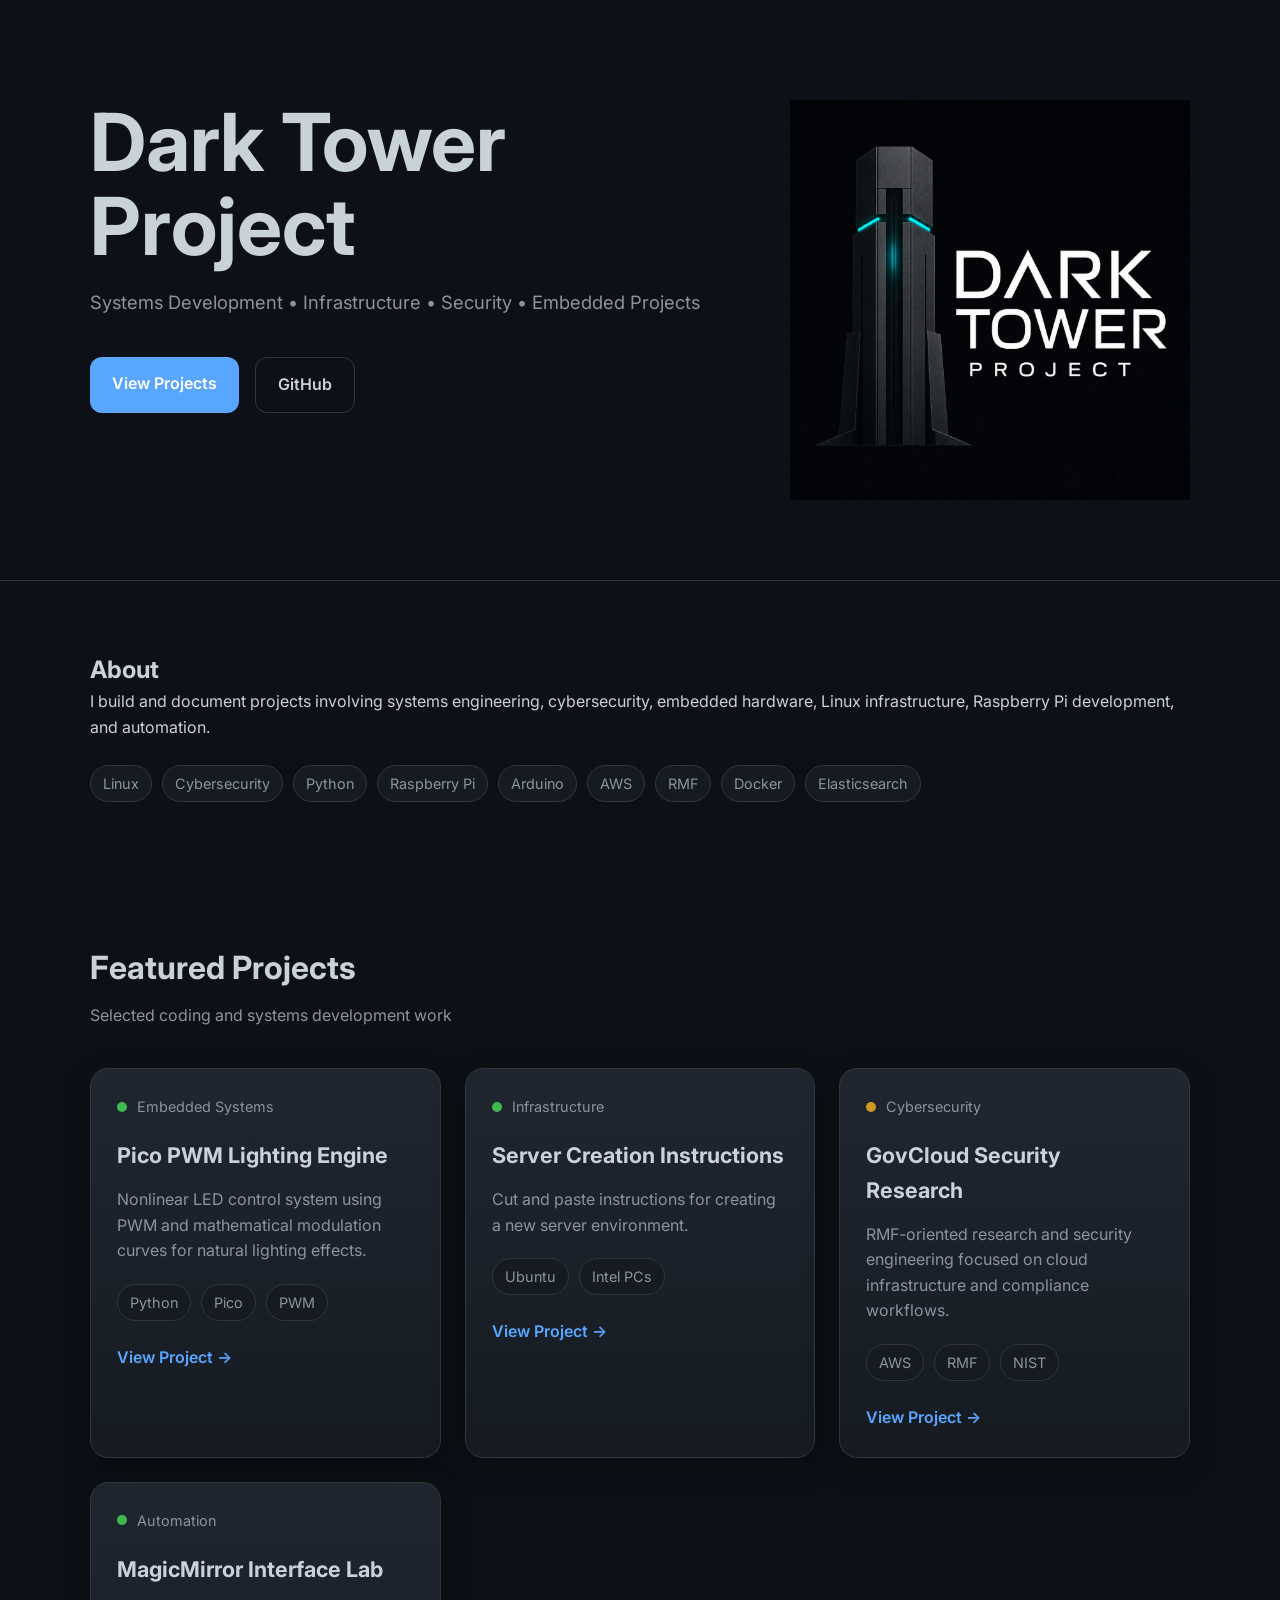
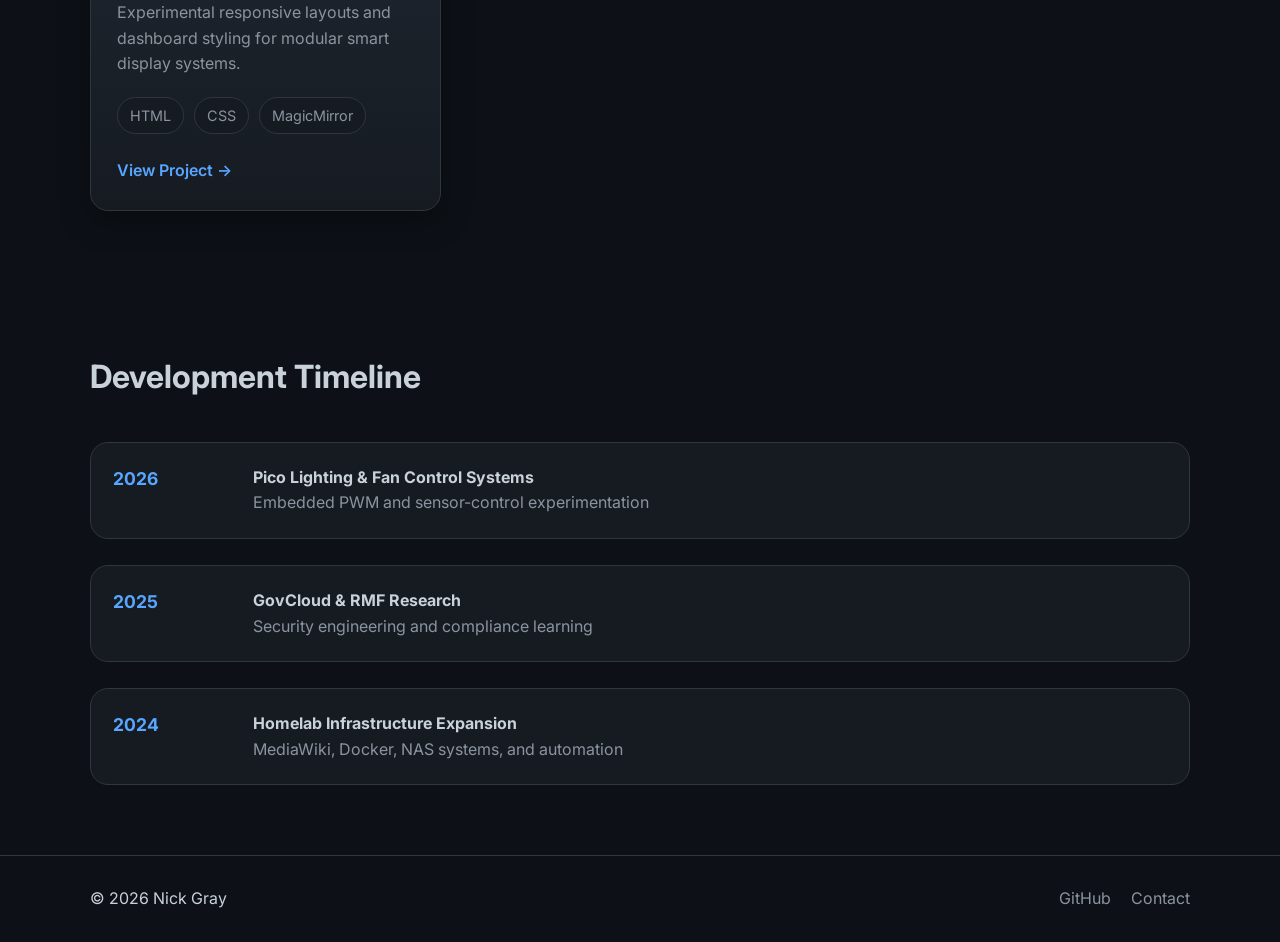
<file: index.html>
<!-- index.html -->
<!DOCTYPE html>
<html lang="en">
	<head>
		<meta charset="UTF-8" />
		<meta name="viewport" content="width=device-width, initial-scale=1.0" />
		<title>Dark Tower Project | Systems Development</title>
		<link rel="preconnect" href="https://fonts.googleapis.com">
		<link rel="preconnect" href="https://fonts.gstatic.com" crossorigin>
		<link href="https://fonts.googleapis.com/css2?family=Inter:wght@300;400;500;600;700&family=JetBrains+Mono:wght@400;500&display=swap" rel="stylesheet">
		<link rel="stylesheet" href="style.css" />
	</head>
	<body>
		<header class="hero">
			<div class="container hero-layout">
				<div class="hero-copy">
					<h1>Dark Tower Project</h1>
					<p class="subtitle">Systems Development • Infrastructure • Security • Embedded Projects</p>

					<div class="hero-buttons">
						<a href="#projects" class="btn primary">View Projects</a>
						<a href="https://github.com/YOUR_USERNAME" class="btn secondary" target="_blank" rel="noopener noreferrer">GitHub</a>
					</div>
				</div>

    <div class="hero-art">
      <img
        src="dark_tower_project.png"
        alt="Dark Tower Project logo"
        class="hero-logo"
      >
    </div>
  </div>
</header>

  <main>

    <section class="about container">
      <h2>About</h2>

      <p>
		I build and document projects involving systems engineering,
		cybersecurity, embedded hardware, Linux infrastructure,
		Raspberry Pi development, and automation.
      </p>

      <div class="tags">
        <span>Linux</span>
        <span>Cybersecurity</span>
        <span>Python</span>
        <span>Raspberry Pi</span>
        <span>Arduino</span>
        <span>AWS</span>
        <span>RMF</span>
        <span>Docker</span>
        <span>Elasticsearch</span>
      </div>
    </section>

    <section id="projects" class="projects container">

      <div class="section-header">
        <h2>Featured Projects</h2>
        <p>Selected coding and systems development work</p>
      </div>

      <div class="project-grid">

        <article class="card">
          <div class="card-top">
            <span class="status online"></span>
            <span class="card-label">Embedded Systems</span>
          </div>

          <h3>Pico PWM Lighting Engine</h3>

          <p>
            Nonlinear LED control system using PWM and mathematical
            modulation curves for natural lighting effects.
          </p>

          <div class="card-tags">
            <span>Python</span>
            <span>Pico</span>
            <span>PWM</span>
          </div>

          <a href="#" class="card-link">
            View Project →
          </a>
        </article>

        <article class="card">
          <div class="card-top">
            <span class="status online"></span>
            <span class="card-label">Infrastructure</span>
          </div>

          <h3>Server Creation Instructions</h3>

          <p>
            Cut and paste instructions for creating a new server environment.
          </p>

          <div class="card-tags">
            <span>Ubuntu</span>
            <span>Intel PCs</span>
          </div>

          <a href="../knowledge/computers/os_builds/" class="card-link">
            View Project →
          </a>
        </article>

        <article class="card">
          <div class="card-top">
            <span class="status warning"></span>
            <span class="card-label">Cybersecurity</span>
          </div>

          <h3>GovCloud Security Research</h3>

          <p>
            RMF-oriented research and security engineering focused
            on cloud infrastructure and compliance workflows.
          </p>

          <div class="card-tags">
            <span>AWS</span>
            <span>RMF</span>
            <span>NIST</span>
          </div>

          <a href="#" class="card-link">
            View Project →
          </a>
        </article>

        <article class="card">
          <div class="card-top">
            <span class="status online"></span>
            <span class="card-label">Automation</span>
          </div>

          <h3>MagicMirror Interface Lab</h3>

          <p>
            Experimental responsive layouts and dashboard styling
            for modular smart display systems.
          </p>

          <div class="card-tags">
            <span>HTML</span>
            <span>CSS</span>
            <span>MagicMirror</span>
          </div>

          <a href="#" class="card-link">
            View Project →
          </a>
        </article>

      </div>
    </section>

    <section class="timeline container">
      <div class="section-header">
        <h2>Development Timeline</h2>
      </div>

      <div class="timeline-list">

        <div class="timeline-item">
          <span class="year">2026</span>
          <div>
            <h4>Pico Lighting & Fan Control Systems</h4>
            <p>Embedded PWM and sensor-control experimentation</p>
          </div>
        </div>

        <div class="timeline-item">
          <span class="year">2025</span>
          <div>
            <h4>GovCloud & RMF Research</h4>
            <p>Security engineering and compliance learning</p>
          </div>
        </div>

        <div class="timeline-item">
          <span class="year">2024</span>
          <div>
            <h4>Homelab Infrastructure Expansion</h4>
            <p>MediaWiki, Docker, NAS systems, and automation</p>
          </div>
        </div>

      </div>
    </section>

  </main>

  <footer>
    <div class="container footer-content">
      <p>© 2026 Nick Gray</p>

      <div class="footer-links">
        <a href="https://github.com/YOUR_USERNAME" target="_blank">
          GitHub
        </a>

        <a href="mailto:you@example.com">
          Contact
        </a>
      </div>
    </div>
  </footer>

</body>
</html>
</file>
<file: style.css>
/* style.css */

:root {

  --bg: #0d1117;
  --panel: #161b22;
  --panel-light: #1f2630;

  --text: #c9d1d9;
  --muted: #8b949e;

  --accent: #58a6ff;
  --accent-hover: #79c0ff;

  --border: #30363d;

  --success: #3fb950;
  --warning: #d29922;

  --shadow:
    0 10px 30px rgba(0, 0, 0, 0.35);

  --radius: 18px;
}

* {
  margin: 0;
  padding: 0;
  box-sizing: border-box;
}

html {
  scroll-behavior: smooth;
}

body {

  background: var(--bg);
  color: var(--text);

  font-family: "Inter", sans-serif;
  line-height: 1.6;
}

.container {
  width: min(1100px, 92%);
  margin: auto;
}

/* -------------------- */
/* HERO */
/* -------------------- */

.hero {

  padding:
    100px 0
    80px;

  border-bottom:
    1px solid var(--border);
}

.terminal-line {

  font-family:
    "JetBrains Mono",
    monospace;

  color:
    var(--success);

  margin-bottom:
    20px;
}

.hero h1 {

  font-size:
    clamp(2.5rem, 7vw, 5rem);

  line-height:
    1.05;

  margin-bottom:
    20px;
}

.subtitle {

  color:
    var(--muted);

  font-size:
    1.15rem;

  max-width:
    700px;
}

.hero-layout {
  display: flex;
  justify-content: space-between;
  align-items: stretch;
  gap: 3rem;
}

.hero-copy {
  flex: 1 1 auto;
  max-width: 700px;
  min-height: 320px;
}

.hero-art {
  flex: 0 0 400px;
  display: flex;
  align-items: stretch;
}

.hero-logo {
  height: 100%;
  width: 100%;
  object-fit: contain;
}

.hero-compact {
  padding: 80px 0 56px;
}

.hero-compact h1 {
  font-size: clamp(2.2rem, 6vw, 4rem);
}

.timeline-item .card-link {
  margin-top: 14px;
}
.hero-buttons {

  display:
    flex;

  gap:
    16px;

  margin-top:
    40px;

  flex-wrap:
    wrap;
}

.btn {

  padding:
    14px 22px;

  border-radius:
    12px;

  text-decoration:
    none;

  font-weight:
    600;

  transition:
    0.25s ease;
}

.btn.primary {

  background:
    var(--accent);

  color:
    #fff;
}

.btn.primary:hover {

  background:
    var(--accent-hover);

  transform:
    translateY(-2px);
}

.btn.secondary {

  border:
    1px solid var(--border);

  color:
    var(--text);
}

.btn.secondary:hover {

  background:
    var(--panel);
}

/* -------------------- */
/* SECTIONS */
/* -------------------- */

section {
  padding: 70px 0;
}

.section-header {
  margin-bottom: 40px;
}

.section-header h2 {

  font-size:
    2rem;

  margin-bottom:
    10px;
}

.section-header p {
  color: var(--muted);
}

/* -------------------- */
/* TAGS */
/* -------------------- */

.tags,
.card-tags {

  display:
    flex;

  flex-wrap:
    wrap;

  gap:
    10px;
}

.tags {
  margin-top: 24px;
}

.tags span,
.card-tags span {

  background:
    var(--panel);

  border:
    1px solid var(--border);

  padding:
    6px 12px;

  border-radius:
    999px;

  font-size:
    0.9rem;

  color:
    var(--muted);
}

/* -------------------- */
/* PROJECT CARDS */
/* -------------------- */

.project-grid {

  display:
    grid;

  grid-template-columns:
    repeat(auto-fit, minmax(280px, 1fr));

  gap:
    24px;
}

.card {

  background:
    linear-gradient(
      180deg,
      var(--panel-light),
      var(--panel)
    );

  border:
    1px solid var(--border);

  border-radius:
    var(--radius);

  padding:
    26px;

  box-shadow:
    var(--shadow);

  transition:
    0.25s ease;
}

.card:hover {

  transform:
    translateY(-5px);

  border-color:
    var(--accent);
}

.card-top {

  display:
    flex;

  align-items:
    center;

  gap:
    10px;

  margin-bottom:
    20px;
}

.status {

  width:
    10px;

  height:
    10px;

  border-radius:
    50%;
}

.status.online {
  background: var(--success);
}

.status.warning {
  background: var(--warning);
}

.card-label {

  color:
    var(--muted);

  font-size:
    0.9rem;
}

.card h3 {

  font-size:
    1.35rem;

  margin-bottom:
    14px;
}

.card p {

  color:
    var(--muted);

  margin-bottom:
    20px;
}

.card-link {

  display:
    inline-block;

  margin-top:
    24px;

  text-decoration:
    none;

  color:
    var(--accent);

  font-weight:
    600;
}

.card-link:hover {
  color: var(--accent-hover);
}

/* -------------------- */
/* TIMELINE */
/* -------------------- */

.timeline-list {

  display:
    flex;

  flex-direction:
    column;

  gap:
    26px;
}

.timeline-item {

  display:
    grid;

  grid-template-columns:
    120px 1fr;

  gap:
    20px;

  padding:
    22px;

  border:
    1px solid var(--border);

  border-radius:
    var(--radius);

  background:
    var(--panel);
}

.year {

  color:
    var(--accent);

  font-weight:
    700;

  font-size:
    1.1rem;
}

.timeline-item p {
  color: var(--muted);
}

/* -------------------- */
/* FOOTER */
/* -------------------- */

footer {

  border-top:
    1px solid var(--border);

  padding:
    30px 0;
}

.footer-content {

  display:
    flex;

  justify-content:
    space-between;

  align-items:
    center;

  flex-wrap:
    wrap;

  gap:
    16px;
}

.footer-links {

  display:
    flex;

  gap:
    20px;
}

.footer-links a {

  color:
    var(--muted);

  text-decoration:
    none;
}

.footer-links a:hover {
  color: var(--accent);
}

/* -------------------- */
/* MOBILE */
/* -------------------- */

@media (max-width: 700px) {

  .timeline-item {

    grid-template-columns:
      1fr;
  }

  .hero {

    padding-top:
      70px;
  }
}
</file>
